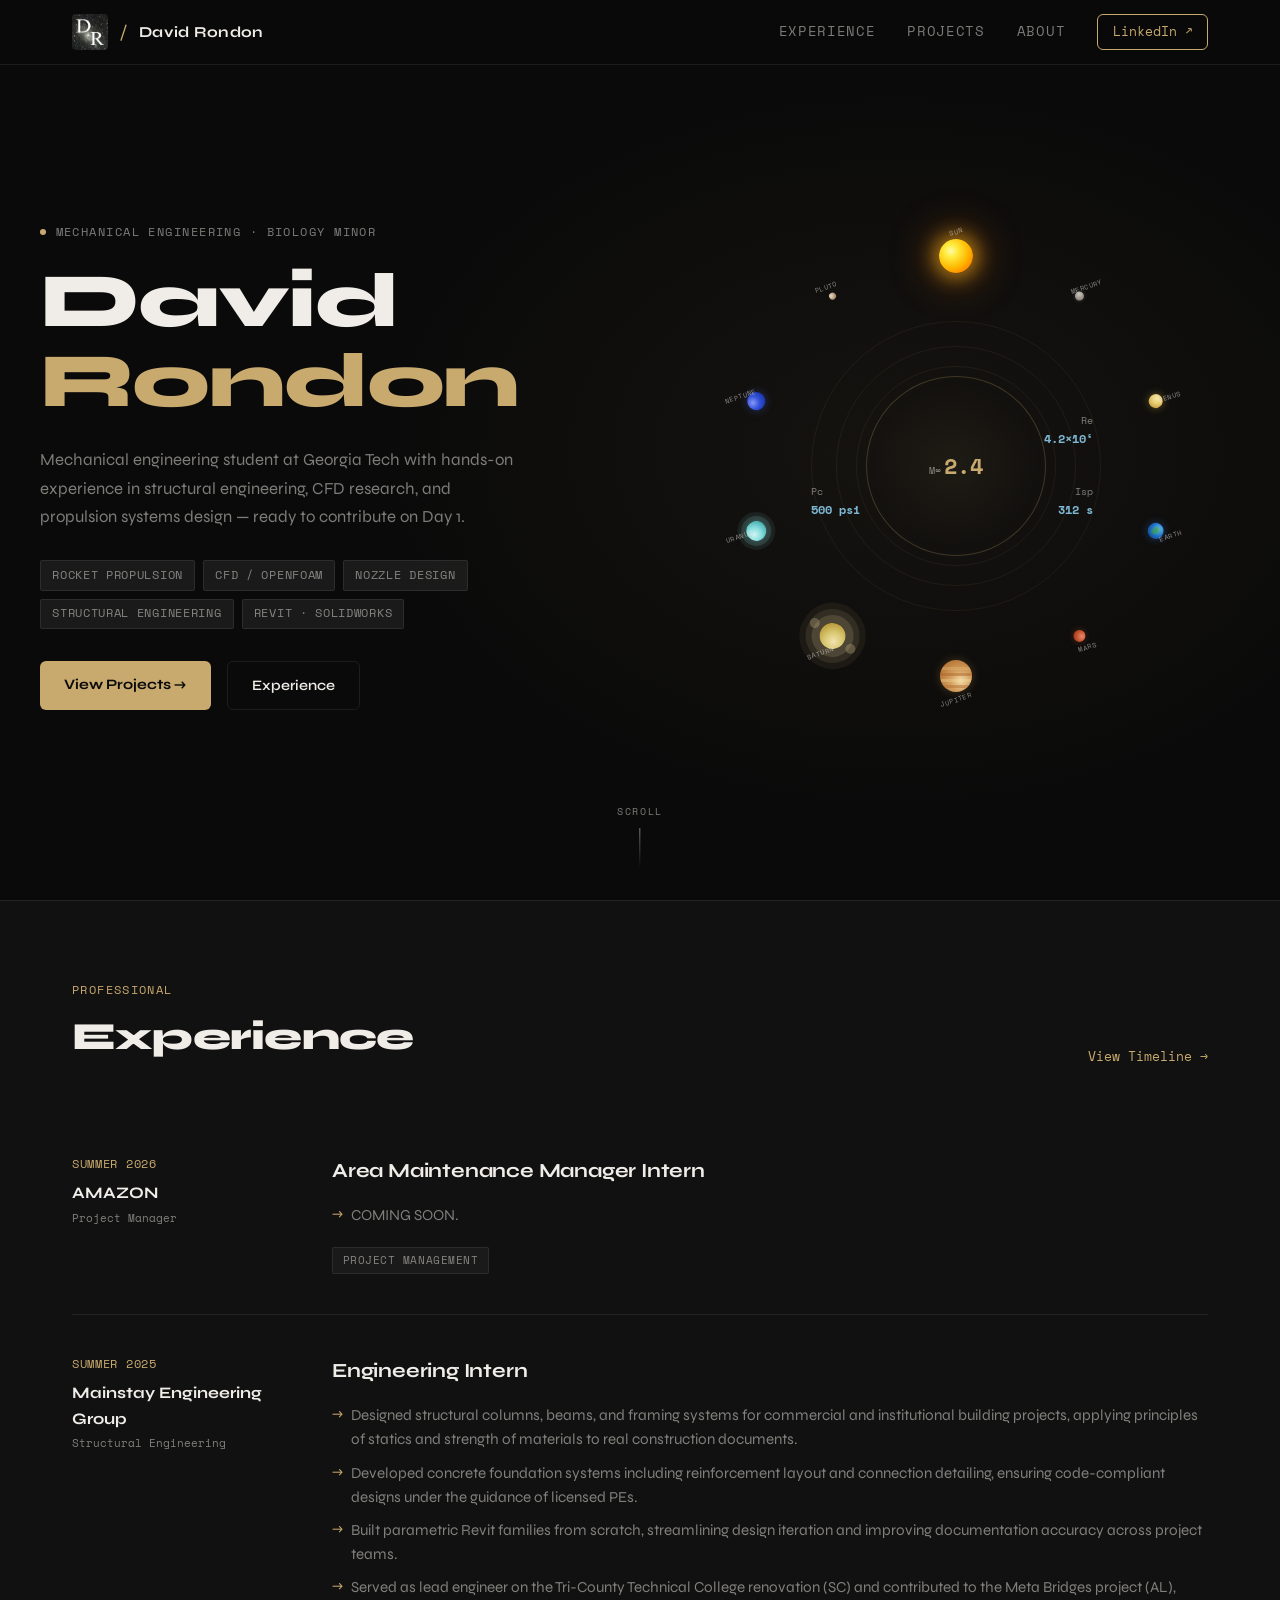
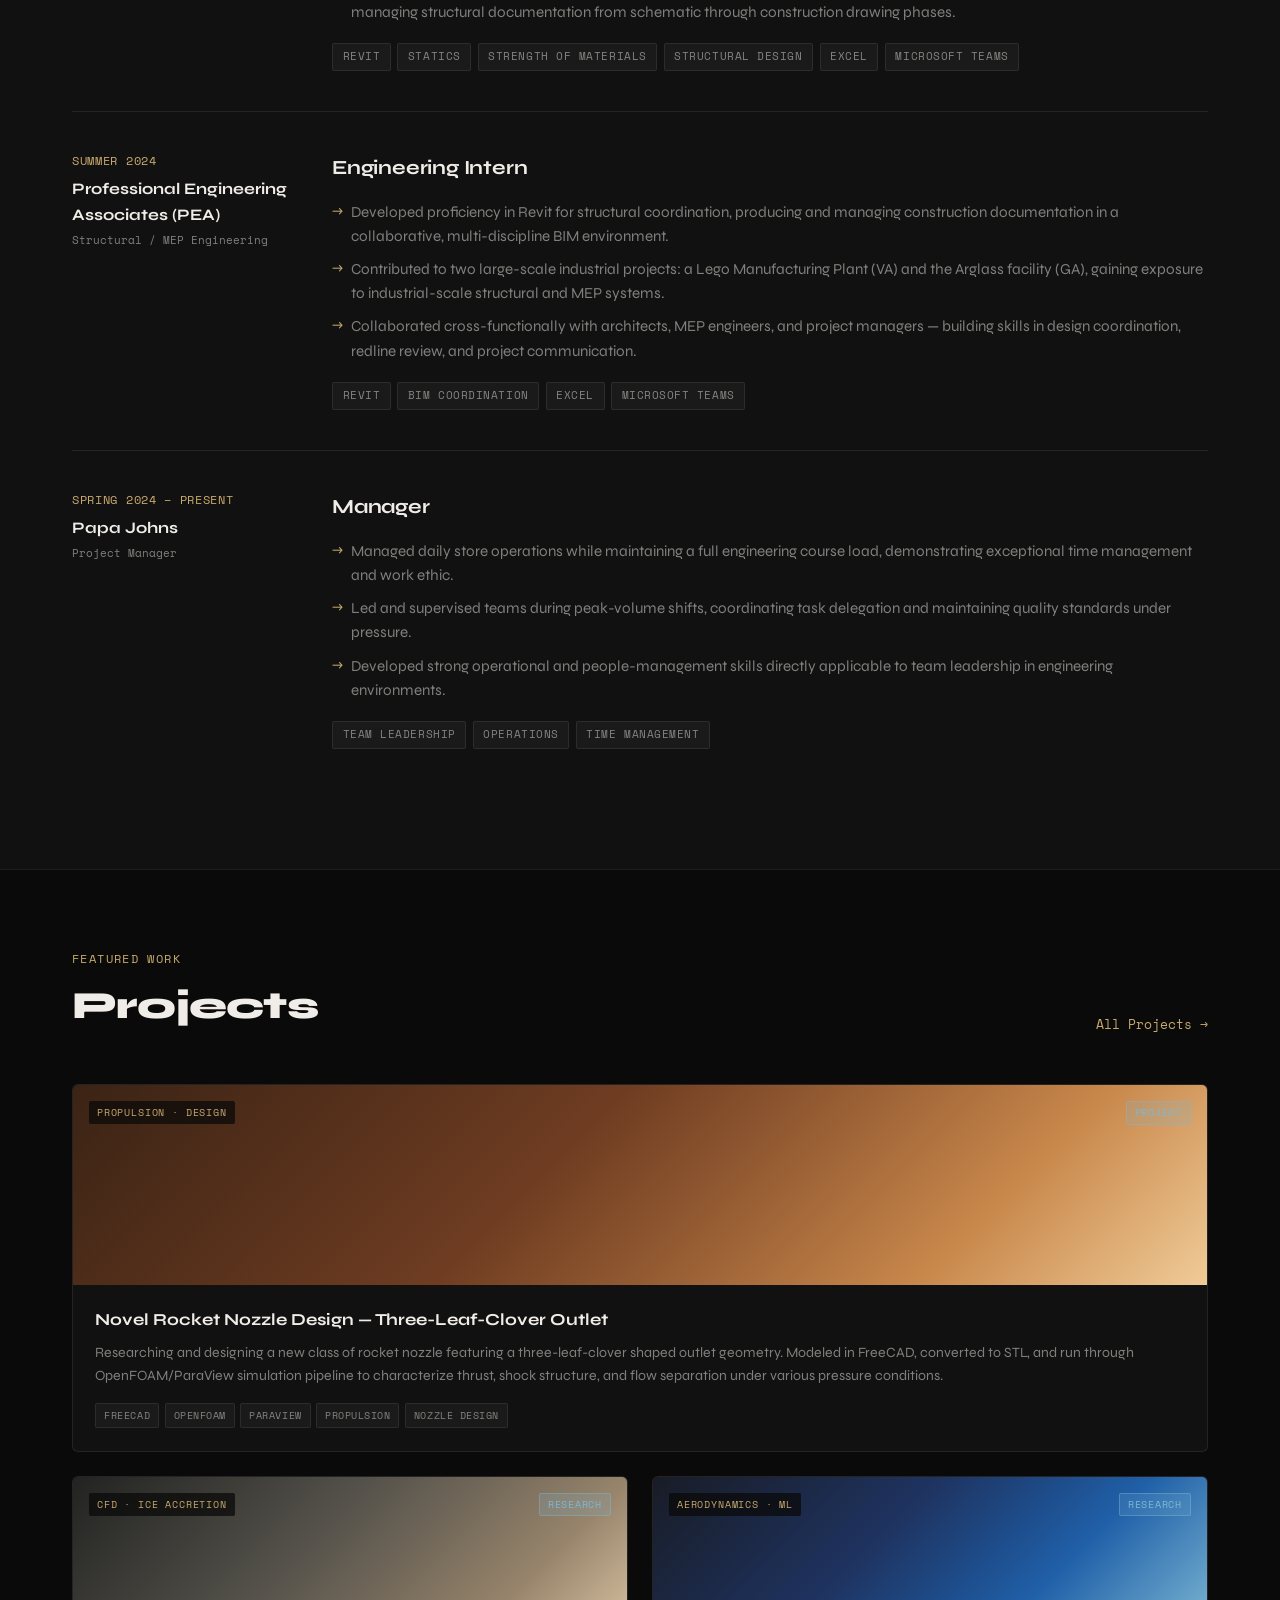
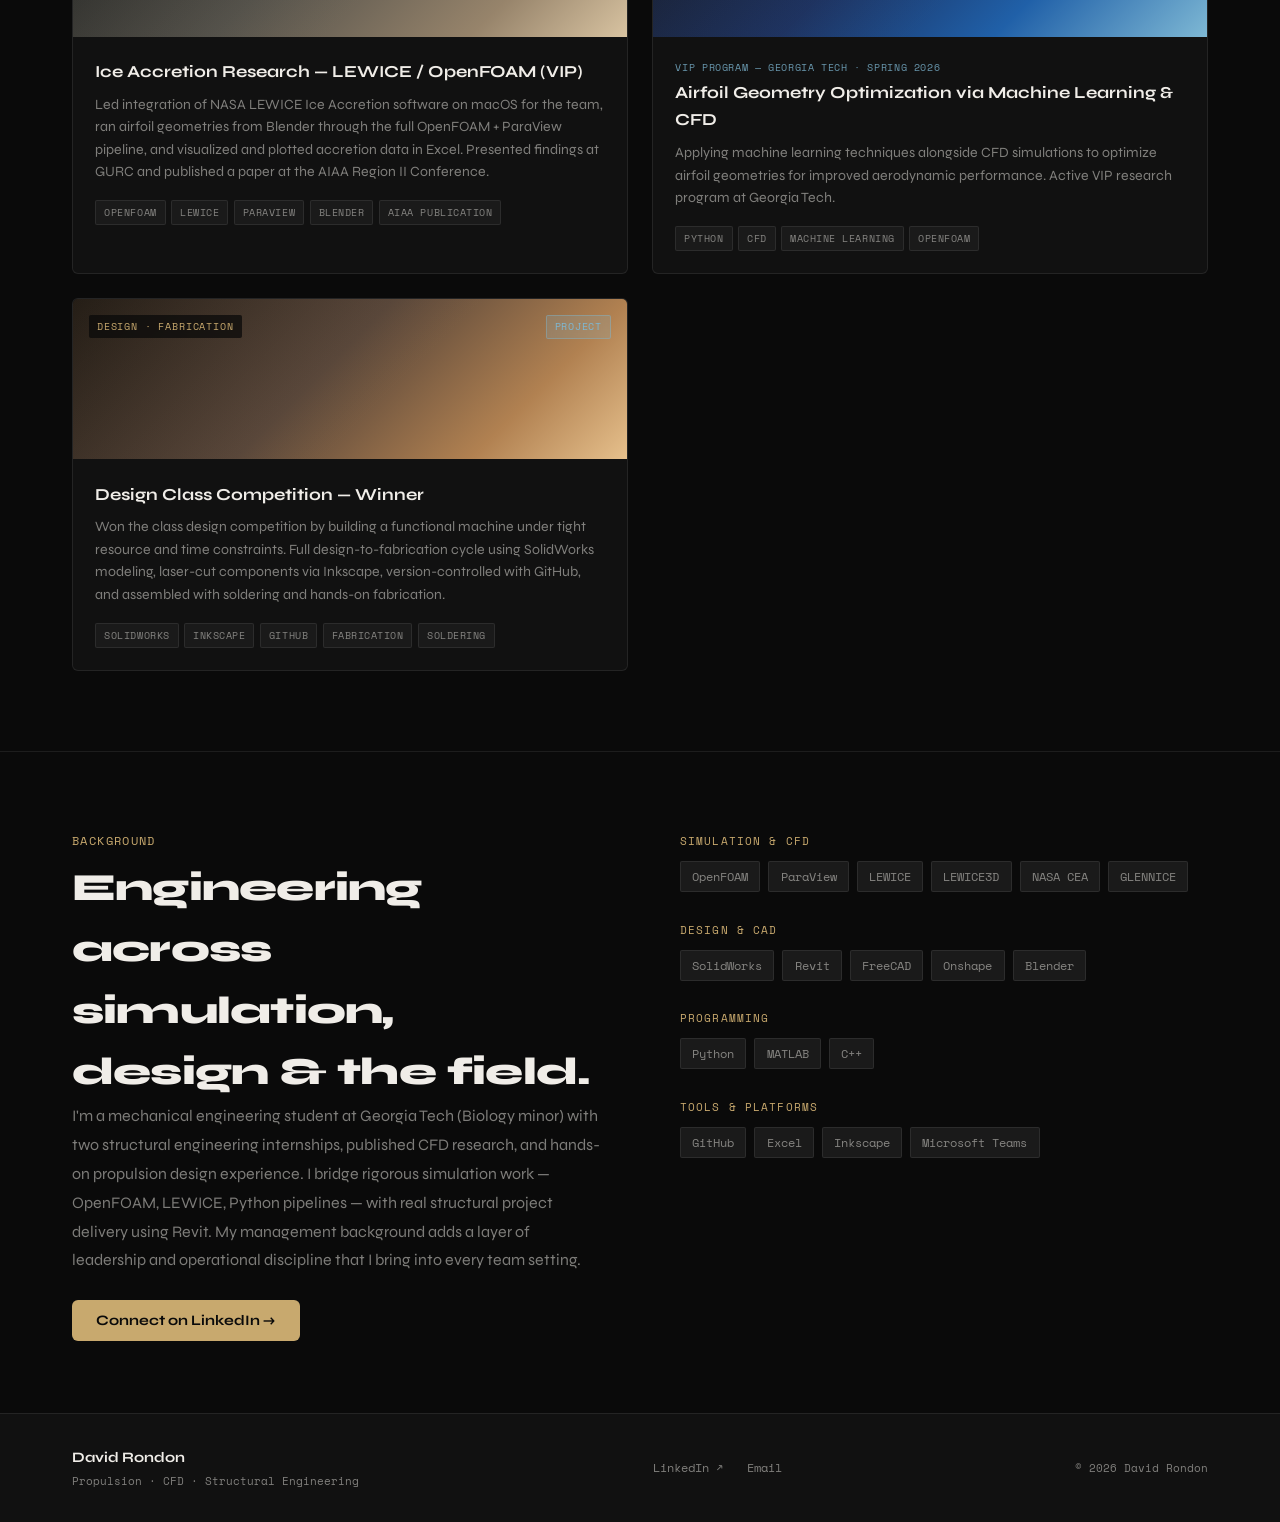
<file: index.html>
<!DOCTYPE html>
<html lang="en">
<head>
  <meta charset="UTF-8" />
  <meta name="viewport" content="width=device-width, initial-scale=1.0" />
  <title>David Rondon | Propulsion · CFD · Aerospace Systems</title>
  <meta name="description" content="Mechanical engineering student focused on propulsion, CFD, and aerospace systems." />
  <meta name="keywords" content="rocket propulsion, CFD, OpenFOAM, aerospace engineering, nozzle design" />
  <meta name="theme-color" content="#0a0a0a" />
  <link rel="preconnect" href="https://fonts.googleapis.com" />
  <link rel="preconnect" href="https://fonts.gstatic.com" crossorigin />
  <link href="https://fonts.googleapis.com/css2?family=Syne:wght@400;500;600;700;800&family=Space+Mono:ital,wght@0,400;0,700;1,400&display=swap" rel="stylesheet" />
<style>
/* ============================================================
   RESET & BASE
   ============================================================ */
*, *::before, *::after { box-sizing: border-box; margin: 0; padding: 0; }
:root {
  --bg: #0a0a0a;
  --surface: #111111;
  --surface2: #1a1a1a;
  --border: rgba(255,255,255,0.08);
  --text: #f0ede8;
  --text-muted: rgba(240,237,232,0.5);
  --accent: #c8a96e;
  --accent2: #7eb8d4;
  --radius: 6px;
  --font-display: 'Syne', sans-serif;
  --font-mono: 'Space Mono', monospace;
}
html { scroll-behavior: smooth; }
body {
  background: var(--bg);
  color: var(--text);
  font-family: var(--font-display);
  line-height: 1.6;
  overflow-x: hidden;
}

/* ============================================================
   NAV
   ============================================================ */
.site-nav {
  position: fixed; top: 0; left: 0; right: 0; z-index: 100;
  background: rgba(10,10,10,0.88);
  backdrop-filter: blur(12px);
  border-bottom: 1px solid var(--border);
}
.nav-inner {
  max-width: 1200px; margin: 0 auto;
  padding: 0 2rem;
  display: flex; align-items: center; justify-content: space-between;
  height: 64px;
}
.nav-logo {
  display: flex; align-items: center; gap: 0.5rem;
  text-decoration: none; color: var(--text);
}
.logo-img {
  width: 36px; height: 36px;
  border-radius: 4px;
  object-fit: cover;
  display: block;
}
.logo-slash { color: var(--accent); font-size: 1.1rem; font-family: var(--font-mono); margin: 0 2px; }
.logo-text { font-family: var(--font-display); font-weight: 700; font-size: 0.95rem; letter-spacing: 0.02em; }
.nav-links {
  display: flex; align-items: center; gap: 2rem;
}
.nav-link {
  color: var(--text-muted); text-decoration: none;
  font-size: 0.85rem; font-family: var(--font-mono);
  letter-spacing: 0.05em; text-transform: uppercase;
  transition: color 0.2s;
}
.nav-link:hover { color: var(--text); }
.nav-cta {
  color: var(--accent); text-decoration: none;
  font-size: 0.8rem; font-family: var(--font-mono);
  border: 1px solid var(--accent);
  padding: 0.4rem 0.9rem; border-radius: var(--radius);
  transition: background 0.2s, color 0.2s;
}
.nav-cta:hover { background: var(--accent); color: #0a0a0a; }

/* ============================================================
   HERO
   ============================================================ */
.hero {
  min-height: 100vh;
  display: flex; align-items: center;
  padding: 6rem 2rem 4rem;
  position: relative;
  overflow: hidden;
}
.hero::before {
  content: '';
  position: absolute; inset: 0;
  background: radial-gradient(ellipse 60% 60% at 70% 50%, rgba(200,169,110,0.06) 0%, transparent 70%);
  pointer-events: none;
}
.hero-inner {
  max-width: 1200px; margin: 0 auto; width: 100%;
  display: grid; grid-template-columns: 1fr 1fr; gap: 4rem; align-items: center;
}
.hero-eyebrow {
  display: flex; align-items: center; gap: 0.6rem;
  font-family: var(--font-mono); font-size: 0.75rem;
  letter-spacing: 0.12em; text-transform: uppercase;
  color: var(--text-muted); margin-bottom: 1.2rem;
}
.eyebrow-dot {
  width: 6px; height: 6px; border-radius: 50%;
  background: var(--accent);
  animation: pulse 2s ease-in-out infinite;
}
@keyframes pulse {
  0%,100% { opacity: 1; transform: scale(1); }
  50% { opacity: 0.5; transform: scale(0.8); }
}
.hero-name {
  font-family: var(--font-display); font-weight: 800;
  font-size: clamp(3rem, 6vw, 5rem);
  line-height: 1.05; letter-spacing: -0.02em;
  margin-bottom: 1.5rem;
}
.name-first { display: block; }
.name-last { display: block; color: var(--accent); }
.hero-desc {
  font-size: 1.05rem; color: var(--text-muted);
  line-height: 1.7; max-width: 480px;
  margin-bottom: 1.8rem;
}
.hero-tags {
  display: flex; flex-wrap: wrap; gap: 0.5rem;
  margin-bottom: 2rem;
}
.htag {
  font-family: var(--font-mono); font-size: 0.72rem;
  letter-spacing: 0.06em; text-transform: uppercase;
  background: var(--surface2); color: var(--text-muted);
  border: 1px solid var(--border);
  padding: 0.3rem 0.7rem; border-radius: 2px;
}
.hero-actions { display: flex; gap: 1rem; flex-wrap: wrap; }
.btn-primary {
  background: var(--accent); color: #0a0a0a;
  text-decoration: none; padding: 0.75rem 1.5rem;
  font-family: var(--font-display); font-weight: 700;
  font-size: 0.9rem; border-radius: var(--radius);
  transition: opacity 0.2s;
}
.btn-primary:hover { opacity: 0.88; }
.btn-ghost {
  color: var(--text); text-decoration: none;
  padding: 0.75rem 1.5rem;
  font-family: var(--font-display); font-weight: 600;
  font-size: 0.9rem; border-radius: var(--radius);
  border: 1px solid var(--border);
  transition: border-color 0.2s;
}
.btn-ghost:hover { border-color: var(--accent); color: var(--accent); }

/* Hero Visual */
.hero-visual { display: flex; justify-content: center; align-items: center; }
.solar-scene {
  position: relative; width: 480px; height: 480px;
  display: flex; align-items: center; justify-content: center;
}
.orbit {
  position: absolute; width: 420px; height: 420px;
  border-radius: 50%;
  top: 50%; left: 50%;
  margin-top: -210px; margin-left: -210px;
  animation: orbit-spin 40s linear infinite;
  transform: rotate(var(--start));
  animation-delay: calc(var(--start) / 360deg * -40s);
  pointer-events: none;
}
@keyframes orbit-spin {
  from { transform: rotate(var(--start)); }
  to   { transform: rotate(calc(var(--start) + 360deg)); }
}
.planet {
  position: absolute; top: 0; left: 50%;
  transform: translate(-50%, -50%);
  border-radius: 50%;
  animation: planet-counter 40s linear infinite;
}
@keyframes planet-counter {
  from { transform: translate(-50%, -50%) rotate(0deg); }
  to   { transform: translate(-50%, -50%) rotate(-360deg); }
}
.planet-sun { width:34px;height:34px; background:radial-gradient(circle at 35% 35%,#fff8b0 0%,#ffec40 20%,#ffb800 55%,#ff7800 85%,#e04800 100%); box-shadow:0 0 18px 6px rgba(255,180,30,.55),0 0 40px 12px rgba(255,120,0,.25); }
.planet-mercury { width:9px;height:9px; background:radial-gradient(circle at 35% 35%,#cac6bf 0%,#9e9790 50%,#6a6158 100%); box-shadow:0 0 4px rgba(180,170,160,.3); }
.planet-venus { width:14px;height:14px; background:radial-gradient(circle at 35% 35%,#f6e8b0 0%,#e9ce75 40%,#c8a040 80%,#a07828 100%); box-shadow:0 0 8px rgba(230,190,80,.4); }
.planet-earth { width:16px;height:16px; background:radial-gradient(circle at 35% 35%,#6ac4f8 0%,#2070cc 45%,#0a3870 100%); box-shadow:0 0 8px rgba(60,140,255,.35); overflow:hidden; }
.planet-earth::after { content:''; position:absolute; inset:2px 3px; border-radius:50%; background:radial-gradient(circle at 40% 45%,rgba(60,158,72,.85) 0%,transparent 60%),radial-gradient(circle at 65% 65%,rgba(60,158,72,.7) 0%,transparent 40%); }
.planet-mars { width:12px;height:12px; background:radial-gradient(circle at 35% 35%,#e88870 0%,#c85530 45%,#7a2810 100%); box-shadow:0 0 6px rgba(200,85,48,.35); }
.planet-jupiter { width:32px;height:32px; background:radial-gradient(circle at 35% 35%,#f2dca8 0%,#d4a060 35%,#b87838 75%,#8a5020 100%); box-shadow:0 0 10px rgba(200,140,60,.3); overflow:hidden; }
.planet-jupiter::after { content:''; position:absolute; inset:0; border-radius:50%; background:linear-gradient(transparent 12%,rgba(175,105,45,.45) 12%,rgba(175,105,45,.45) 22%,transparent 22%),linear-gradient(transparent 30%,rgba(245,215,155,.35) 30%,rgba(245,215,155,.35) 42%,transparent 42%),linear-gradient(transparent 50%,rgba(168,95,38,.45) 50%,rgba(168,95,38,.45) 60%,transparent 60%),linear-gradient(transparent 68%,rgba(228,185,115,.35) 68%,rgba(228,185,115,.35) 78%,transparent 78%); }
.planet-saturn { width:26px;height:26px; background:radial-gradient(circle at 35% 35%,#f2e2b0 0%,#d8c872 38%,#b89838 78%,#8a7222 100%); box-shadow:-22px 0 0 -8px rgba(210,190,140,.3),22px 0 0 -8px rgba(210,190,140,.3),0 0 0 8px rgba(205,185,138,.18),0 0 0 14px rgba(195,175,130,.12),0 0 0 20px rgba(185,165,120,.08); }
.planet-uranus { width:20px;height:20px; background:radial-gradient(circle at 35% 35%,#d0f4f4 0%,#85dcdc 40%,#42aaaa 80%,#207878 100%); box-shadow:0 0 10px rgba(100,220,220,.3),0 0 0 5px rgba(160,235,235,.12),0 0 0 9px rgba(160,235,235,.07); }
.planet-neptune { width:18px;height:18px; background:radial-gradient(circle at 35% 35%,#8898f8 0%,#3252d8 40%,#1832a8 80%,#0a1870 100%); box-shadow:0 0 10px rgba(80,110,255,.35); }
.planet-pluto { width:7px;height:7px; background:radial-gradient(circle at 35% 35%,#ecdcc8 0%,#baa080 50%,#806848 100%); }
.planet-label {
  position:absolute; top:0; left:50%;
  font-family:var(--font-mono); font-size:0.42rem;
  letter-spacing:0.1em; text-transform:uppercase;
  color:rgba(240,237,232,.55); white-space:nowrap;
  pointer-events:none; transform-origin:center center;
}
.solar-scene .visual-frame { position:absolute; z-index:10; }
.visual-frame {
  width: 180px; height: 180px;
  border: 1px solid rgba(200,169,110,0.25);
  border-radius: 50%;
  display: flex; flex-direction: column;
  align-items: center; justify-content: center;
  gap: 0.3rem;
  background: radial-gradient(circle, rgba(200,169,110,0.06) 0%, transparent 70%);
}
.visual-ring {
  position: absolute; border-radius: 50%;
  border: 1px solid rgba(200,169,110,0.08);
  top: 50%; left: 50%; transform: translate(-50%,-50%);
}
.ring-1 { width: 200px; height: 200px; }
.ring-2 { width: 240px; height: 240px; }
.ring-3 { width: 290px; height: 290px; }
.vc-label { font-family:var(--font-mono); font-size:0.6rem; color:var(--text-muted); }
.vc-val { font-family:var(--font-mono); font-size:1.4rem; font-weight:700; color:var(--accent); }
.visual-stat {
  position: absolute;
  font-family: var(--font-mono); font-size: 0.6rem;
  display: flex; flex-direction: column; gap: 1px;
}
.visual-stat span { color: var(--text-muted); }
.visual-stat strong { color: var(--accent2); font-size: 0.75rem; }
.vs-1 { top: 20%; right: -3rem; text-align: right; }
.vs-2 { bottom: 20%; right: -3rem; text-align: right; }
.vs-3 { bottom: 20%; left: -3.5rem; }
.hero-scroll-hint {
  position: absolute; bottom: 2rem; left: 50%; transform: translateX(-50%);
  display: flex; flex-direction: column; align-items: center; gap: 0.5rem;
  font-family: var(--font-mono); font-size: 0.65rem;
  letter-spacing: 0.15em; text-transform: uppercase;
  color: var(--text-muted);
}
.scroll-line {
  width: 1px; height: 40px;
  background: linear-gradient(to bottom, var(--text-muted), transparent);
  animation: scrollAnim 1.8s ease-in-out infinite;
}
@keyframes scrollAnim {
  0% { transform: scaleY(0); transform-origin: top; }
  50% { transform: scaleY(1); transform-origin: top; }
  51% { transform-origin: bottom; }
  100% { transform: scaleY(0); transform-origin: bottom; }
}

/* ============================================================
   SECTIONS COMMON
   ============================================================ */
.section-inner {
  max-width: 1200px; margin: 0 auto; padding: 5rem 2rem;
}
.section-header {
  display: flex; align-items: flex-end; justify-content: space-between;
  margin-bottom: 3rem;
}
.section-label {
  font-family: var(--font-mono); font-size: 0.72rem;
  letter-spacing: 0.12em; text-transform: uppercase;
  color: var(--accent); margin-bottom: 0.4rem;
}
.section-title {
  font-family: var(--font-display); font-weight: 800;
  font-size: clamp(1.8rem, 3vw, 2.6rem);
  letter-spacing: -0.02em;
}
.section-link {
  color: var(--accent); text-decoration: none;
  font-family: var(--font-mono); font-size: 0.8rem;
  transition: opacity 0.2s;
}
.section-link:hover { opacity: 0.7; }

/* ============================================================
   EXPERIENCE SECTION
   ============================================================ */
.section-experience {
  border-top: 1px solid var(--border);
  background: var(--surface);
}
.experience-list {
  display: flex; flex-direction: column; gap: 0;
}
.exp-item {
  display: grid; grid-template-columns: 220px 1fr;
  gap: 2.5rem; padding: 2.5rem 0;
  border-bottom: 1px solid var(--border);
  position: relative;
}
.exp-item:last-child { border-bottom: none; }
.exp-meta {}
.exp-period {
  font-family: var(--font-mono); font-size: 0.72rem;
  letter-spacing: 0.06em; color: var(--accent);
  margin-bottom: 0.4rem; text-transform: uppercase;
}
.exp-company {
  font-family: var(--font-display); font-weight: 700;
  font-size: 1rem; margin-bottom: 0.2rem;
}
.exp-location {
  font-family: var(--font-mono); font-size: 0.7rem;
  color: var(--text-muted);
}
.exp-body {}
.exp-role {
  font-family: var(--font-display); font-weight: 700;
  font-size: 1.25rem; margin-bottom: 1rem;
  letter-spacing: -0.01em;
}
.exp-bullets {
  list-style: none; display: flex; flex-direction: column; gap: 0.55rem;
  margin-bottom: 1.2rem;
}
.exp-bullets li {
  padding-left: 1.2rem;
  position: relative;
  color: var(--text-muted);
  font-size: 0.95rem;
  line-height: 1.6;
}
.exp-bullets li::before {
  content: '→';
  position: absolute; left: 0;
  color: var(--accent); font-size: 0.85rem;
}
.exp-skills {
  display: flex; flex-wrap: wrap; gap: 0.4rem;
}
.exp-skill {
  font-family: var(--font-mono); font-size: 0.68rem;
  letter-spacing: 0.05em; text-transform: uppercase;
  background: var(--surface2); color: var(--text-muted);
  border: 1px solid var(--border);
  padding: 0.25rem 0.6rem; border-radius: 2px;
}

/* ============================================================
   PROJECTS
   ============================================================ */
.section-projects { border-top: 1px solid var(--border); }
.project-grid {
  display: grid; grid-template-columns: repeat(2, 1fr); gap: 1.5rem;
}
.project-card {
  background: var(--surface);
  border: 1px solid var(--border);
  border-radius: var(--radius);
  overflow: hidden;
  transition: border-color 0.2s, transform 0.2s;
}
.project-card:hover { border-color: rgba(200,169,110,0.35); transform: translateY(-2px); }
.project-card--featured { grid-column: span 2; }
.card-link { text-decoration: none; color: var(--text); display: block; }
.card-thumb {
  height: 160px; background: var(--surface2);
  position: relative; overflow: hidden;
}
.project-card--featured .card-thumb { height: 200px; }
.thumb-fill {
  position: absolute; inset: 0;
  background: var(--thumb-color, var(--surface2));
}
.thumb-overlay {
  position: absolute; inset: 0;
  background: linear-gradient(135deg, rgba(200,169,110,0.08) 0%, transparent 60%);
}
.card-category {
  position: absolute; top: 1rem; left: 1rem;
  font-family: var(--font-mono); font-size: 0.65rem;
  letter-spacing: 0.08em; text-transform: uppercase;
  background: rgba(10,10,10,0.75); color: var(--accent);
  padding: 0.2rem 0.5rem; border-radius: 2px;
  backdrop-filter: blur(4px);
}
.card-body { padding: 1.4rem; }
.card-title { font-weight: 700; font-size: 1.05rem; margin-bottom: 0.5rem; }
.card-desc { font-size: 0.88rem; color: var(--text-muted); line-height: 1.6; margin-bottom: 1rem; }
.card-tags { display: flex; flex-wrap: wrap; gap: 0.35rem; }
.ctag {
  font-family: var(--font-mono); font-size: 0.65rem;
  letter-spacing: 0.05em; text-transform: uppercase;
  background: var(--surface2); color: var(--text-muted);
  border: 1px solid var(--border);
  padding: 0.2rem 0.5rem; border-radius: 2px;
}

/* Research badge on project cards */
.card-research-badge {
  position: absolute; top: 1rem; right: 1rem;
  font-family: var(--font-mono); font-size: 0.6rem;
  letter-spacing: 0.08em; text-transform: uppercase;
  background: rgba(126,184,212,0.18); color: var(--accent2);
  border: 1px solid rgba(126,184,212,0.4);
  padding: 0.2rem 0.5rem; border-radius: 2px;
  backdrop-filter: blur(4px);
}
.card-venue {
  font-family: var(--font-mono); font-size: 0.65rem;
  letter-spacing: 0.06em; text-transform: uppercase;
  color: var(--accent2); margin-bottom: 0.3rem;
  opacity: 0.8;
}

/* ============================================================
   RESEARCH
   ============================================================ */
.section-research { border-top: 1px solid var(--border); background: var(--surface); }
.research-list { display: flex; flex-direction: column; }
.research-item { border-bottom: 1px solid var(--border); }
.research-item:last-child { border-bottom: none; }
.research-item a {
  display: grid; grid-template-columns: 3rem 1fr auto;
  gap: 1.5rem; align-items: center;
  padding: 1.5rem 0;
  text-decoration: none; color: var(--text);
  transition: color 0.2s;
}
.research-item a:hover { color: var(--accent); }
.ri-num {
  font-family: var(--font-mono); font-size: 0.65rem;
  color: var(--text-muted); text-align: right;
}
.ri-title { font-weight: 700; font-size: 1rem; margin-bottom: 0.3rem; }
.ri-meta {
  display: flex; gap: 1rem;
  font-family: var(--font-mono); font-size: 0.7rem;
  color: var(--text-muted);
}
.ri-arrow { color: var(--accent); font-size: 1.1rem; }

/* ============================================================
   ABOUT SKILLS
   ============================================================ */
.section-about { border-top: 1px solid var(--border); }
.about-inner {
  display: grid; grid-template-columns: 1fr 1fr;
  gap: 5rem; align-items: start;
}
.about-body {
  color: var(--text-muted); line-height: 1.8; margin-bottom: 2rem;
  font-size: 1rem;
}
.skill-group { margin-bottom: 1.8rem; }
.sg-label {
  font-family: var(--font-mono); font-size: 0.7rem;
  letter-spacing: 0.1em; text-transform: uppercase;
  color: var(--accent); margin-bottom: 0.7rem;
}
.sg-items {
  display: flex; flex-wrap: wrap; gap: 0.5rem;
}
.sg-items span {
  font-family: var(--font-mono); font-size: 0.75rem;
  background: var(--surface2); border: 1px solid var(--border);
  padding: 0.3rem 0.7rem; border-radius: 2px;
  color: var(--text-muted);
}

/* ============================================================
   FOOTER
   ============================================================ */
.site-footer {
  border-top: 1px solid var(--border);
  background: var(--surface);
}
.footer-inner {
  max-width: 1200px; margin: 0 auto;
  padding: 2rem;
  display: flex; align-items: center; justify-content: space-between;
  flex-wrap: wrap; gap: 1rem;
}
.footer-left { display: flex; flex-direction: column; gap: 0.2rem; }
.footer-name { font-weight: 700; font-size: 0.9rem; }
.footer-role { font-family: var(--font-mono); font-size: 0.7rem; color: var(--text-muted); }
.footer-links { display: flex; gap: 1.5rem; }
.footer-links a {
  color: var(--text-muted); text-decoration: none;
  font-family: var(--font-mono); font-size: 0.75rem;
  transition: color 0.2s;
}
.footer-links a:hover { color: var(--accent); }
.footer-copy { font-family: var(--font-mono); font-size: 0.7rem; color: var(--text-muted); }

/* ============================================================
   RESPONSIVE
   ============================================================ */
@media (max-width: 900px) {
  .hero-inner { grid-template-columns: 1fr; }
  .hero-visual { display: none; }
  .project-grid { grid-template-columns: 1fr; }
  .project-card--featured { grid-column: span 1; }
  .about-inner { grid-template-columns: 1fr; gap: 3rem; }
  .exp-item { grid-template-columns: 1fr; gap: 0.5rem; }
  .solar-scene { width: 380px; height: 380px; }
  .orbit { width: 340px; height: 340px; margin-top: -170px; margin-left: -170px; }
}
@media (max-width: 640px) {
  .nav-links { display: none; }
  .solar-scene { width: 300px; height: 300px; }
  .orbit { width: 270px; height: 270px; margin-top: -135px; margin-left: -135px; }
}
</style>
</head>
<body>

<header class="site-nav">
  <div class="nav-inner">
    <a href="/" class="nav-logo">
      <img src="[data-uri]" class="logo-img" alt="DR logo" />
      <span class="logo-slash">/</span>
      <span class="logo-text">David Rondon</span>
    </a>
    <nav class="nav-links">
      <a href="/experience/" class="nav-link">Experience</a>
      <a href="/projects/" class="nav-link">Projects</a>
      <a href="/about/" class="nav-link">About</a>
      <a href="https://www.linkedin.com/in/david-rondon-08573b288" class="nav-cta" target="_blank" rel="noopener">LinkedIn ↗</a>
    </nav>
  </div>
</header>

<main>

<section class="hero">
  <div class="hero-inner">
    <div class="hero-content">
      <p class="hero-eyebrow">
        <span class="eyebrow-dot"></span>
        Mechanical Engineering · Biology Minor
      </p>
      <h1 class="hero-name">
        <span class="name-first">David</span>
        <span class="name-last">Rondon</span>
      </h1>
      <p class="hero-desc">Mechanical engineering student at Georgia Tech with hands-on experience in structural engineering, CFD research, and propulsion systems design — ready to contribute on Day 1.</p>
      <div class="hero-tags">
        <span class="htag">Rocket Propulsion</span>
        <span class="htag">CFD / OpenFOAM</span>
        <span class="htag">Nozzle Design</span>
        <span class="htag">Structural Engineering</span>
        <span class="htag">Revit · SolidWorks</span>
      </div>
      <div class="hero-actions">
        <a href="#projects" class="btn-primary">View Projects →</a>
        <a href="#experience" class="btn-ghost">Experience</a>
      </div>
    </div>
    <div class="hero-visual">
      <div class="solar-scene">
        <div class="orbit" style="--start:0deg"><div class="planet planet-sun"></div><div class="planet-label">Sun</div></div>
        <div class="orbit" style="--start:36deg"><div class="planet planet-mercury"></div><div class="planet-label">Mercury</div></div>
        <div class="orbit" style="--start:72deg"><div class="planet planet-venus"></div><div class="planet-label">Venus</div></div>
        <div class="orbit" style="--start:108deg"><div class="planet planet-earth"></div><div class="planet-label">Earth</div></div>
        <div class="orbit" style="--start:144deg"><div class="planet planet-mars"></div><div class="planet-label">Mars</div></div>
        <div class="orbit" style="--start:180deg"><div class="planet planet-jupiter"></div><div class="planet-label">Jupiter</div></div>
        <div class="orbit" style="--start:216deg"><div class="planet planet-saturn"></div><div class="planet-label">Saturn</div></div>
        <div class="orbit" style="--start:252deg"><div class="planet planet-uranus"></div><div class="planet-label">Uranus</div></div>
        <div class="orbit" style="--start:288deg"><div class="planet planet-neptune"></div><div class="planet-label">Neptune</div></div>
        <div class="orbit" style="--start:324deg"><div class="planet planet-pluto"></div><div class="planet-label">Pluto</div></div>
        <div class="visual-frame">
          <div class="visual-ring ring-1"></div>
          <div class="visual-ring ring-2"></div>
          <div class="visual-ring ring-3"></div>
          <div class="visual-center">
            <span class="vc-label">M∞</span>
            <span class="vc-val">2.4</span>
          </div>
          <div class="visual-stat vs-1"><span>Re</span><strong>4.2×10⁶</strong></div>
          <div class="visual-stat vs-2"><span>Isp</span><strong>312 s</strong></div>
          <div class="visual-stat vs-3"><span>Pc</span><strong>500 psi</strong></div>
        </div>
      </div>
    </div>
  </div>
  <div class="hero-scroll-hint">
    <span>Scroll</span>
    <div class="scroll-line"></div>
  </div>
</section>

<!-- ============================================================
     EXPERIENCE SECTION
     ============================================================ -->
<section class="section-experience" id="experience">
  <div class="section-inner">
    <div class="section-header">
      <div>
        <p class="section-label">Professional</p>
        <h2 class="section-title">Experience</h2>
      </div>
      <a href="/experience/" class="section-link">View Timeline →</a>
    </div>
    <div class="experience-list">

      <div class="exp-item">
        <div class="exp-meta">
          <p class="exp-period">Summer 2026</p>
          <p class="exp-company">AMAZON</p>
          <p class="exp-location">Project Manager</p>
        </div>
        <div class="exp-body">
          <h3 class="exp-role">Area Maintenance Manager Intern</h3>
          <ul class="exp-bullets">
            <li>COMING SOON.</li>
          </ul>
          <div class="exp-skills">
            <span class="exp-skill">Project Management</span>
          </div>
        </div>
      </div>

      <div class="exp-item">
        <div class="exp-meta">
          <p class="exp-period">Summer 2025</p>
          <p class="exp-company">Mainstay Engineering Group</p>
          <p class="exp-location">Structural Engineering</p>
        </div>
        <div class="exp-body">
          <h3 class="exp-role">Engineering Intern</h3>
          <ul class="exp-bullets">
            <li>Designed structural columns, beams, and framing systems for commercial and institutional building projects, applying principles of statics and strength of materials to real construction documents.</li>
            <li>Developed concrete foundation systems including reinforcement layout and connection detailing, ensuring code-compliant designs under the guidance of licensed PEs.</li>
            <li>Built parametric Revit families from scratch, streamlining design iteration and improving documentation accuracy across project teams.</li>
            <li>Served as lead engineer on the Tri-County Technical College renovation (SC) and contributed to the Meta Bridges project (AL), managing structural documentation from schematic through construction drawing phases.</li>
          </ul>
          <div class="exp-skills">
            <span class="exp-skill">Revit</span>
            <span class="exp-skill">Statics</span>
            <span class="exp-skill">Strength of Materials</span>
            <span class="exp-skill">Structural Design</span>
            <span class="exp-skill">Excel</span>
            <span class="exp-skill">Microsoft Teams</span>
          </div>
        </div>
      </div>

      <div class="exp-item">
        <div class="exp-meta">
          <p class="exp-period">Summer 2024</p>
          <p class="exp-company">Professional Engineering Associates (PEA)</p>
          <p class="exp-location">Structural / MEP Engineering</p>
        </div>
        <div class="exp-body">
          <h3 class="exp-role">Engineering Intern</h3>
          <ul class="exp-bullets">
            <li>Developed proficiency in Revit for structural coordination, producing and managing construction documentation in a collaborative, multi-discipline BIM environment.</li>
            <li>Contributed to two large-scale industrial projects: a Lego Manufacturing Plant (VA) and the Arglass facility (GA), gaining exposure to industrial-scale structural and MEP systems.</li>
            <li>Collaborated cross-functionally with architects, MEP engineers, and project managers — building skills in design coordination, redline review, and project communication.</li>
          </ul>
          <div class="exp-skills">
            <span class="exp-skill">Revit</span>
            <span class="exp-skill">BIM Coordination</span>
            <span class="exp-skill">Excel</span>
            <span class="exp-skill">Microsoft Teams</span>
          </div>
        </div>
      </div>

      <div class="exp-item">
        <div class="exp-meta">
          <p class="exp-period">Spring 2024 – Present</p>
          <p class="exp-company">Papa Johns</p>
          <p class="exp-location">Project Manager</p>
        </div>
        <div class="exp-body">
          <h3 class="exp-role">Manager</h3>
          <ul class="exp-bullets">
            <li>Managed daily store operations while maintaining a full engineering course load, demonstrating exceptional time management and work ethic.</li>
            <li>Led and supervised teams during peak-volume shifts, coordinating task delegation and maintaining quality standards under pressure.</li>
            <li>Developed strong operational and people-management skills directly applicable to team leadership in engineering environments.</li>
          </ul>
          <div class="exp-skills">
            <span class="exp-skill">Team Leadership</span>
            <span class="exp-skill">Operations</span>
            <span class="exp-skill">Time Management</span>
          </div>
        </div>
      </div>

    </div>
  </div>
</section>

<!-- ============================================================
     PROJECTS
     ============================================================ -->
<section class="section-projects" id="projects">
  <div class="section-inner">
    <div class="section-header">
      <div>
        <p class="section-label">Featured Work</p>
        <h2 class="section-title">Projects</h2>
      </div>
      <a href="/projects/" class="section-link">All Projects →</a>
    </div>
    <div class="project-grid">

      <article class="project-card project-card--featured">
        <a href="/projects/novel-rocket-nozzle-design/" class="card-link">
          <div class="card-thumb">
            <div class="thumb-fill" style="--thumb-color: linear-gradient(135deg, #2f180d, #6d3a20 42%, #c8874b 78%, #f0cb97);"></div>
            <div class="thumb-overlay"></div>
            <span class="card-category">Propulsion · Design</span>
            <span class="card-research-badge">Project</span>
          </div>
          <div class="card-body">
            <h3 class="card-title">Novel Rocket Nozzle Design — Three-Leaf-Clover Outlet</h3>
            <p class="card-desc">Researching and designing a new class of rocket nozzle featuring a three-leaf-clover shaped outlet geometry. Modeled in FreeCAD, converted to STL, and run through OpenFOAM/ParaView simulation pipeline to characterize thrust, shock structure, and flow separation under various pressure conditions.</p>
            <div class="card-tags">
              <span class="ctag">FreeCAD</span><span class="ctag">OpenFOAM</span><span class="ctag">ParaView</span><span class="ctag">Propulsion</span><span class="ctag">Nozzle Design</span>
            </div>
          </div>
        </a>
      </article>
 
      <article class="project-card">
        <a href="/projects/ice-accretion-research/" class="card-link">
          <div class="card-thumb">
            <div class="thumb-fill" style="--thumb-color: linear-gradient(135deg, #14181b, #52504a 42%, #97846b 78%, #d8c3a1);"></div>
            <div class="thumb-overlay"></div>
            <span class="card-category">CFD · Ice Accretion</span>
            <span class="card-research-badge">Research</span>
          </div>
          <div class="card-body">
            <h3 class="card-title">Ice Accretion Research — LEWICE / OpenFOAM (VIP)</h3>
            <p class="card-desc">Led integration of NASA LEWICE Ice Accretion software on macOS for the team, ran airfoil geometries from Blender through the full OpenFOAM + ParaView pipeline, and visualized and plotted accretion data in Excel. Presented findings at GURC and published a paper at the AIAA Region II Conference.</p>
            <div class="card-tags">
              <span class="ctag">OpenFOAM</span><span class="ctag">LEWICE</span><span class="ctag">ParaView</span><span class="ctag">Blender</span><span class="ctag">AIAA Publication</span>
            </div>
          </div>
        </a>
      </article>

      <article class="project-card">
        <a href="/projects/airfoil-geometry-optimization/" class="card-link">
          <div class="card-thumb">
            <div class="thumb-fill" style="--thumb-color: linear-gradient(135deg, #0a1020, #1a3060 40%, #2060a8 70%, #7eb8d4);"></div>
            <div class="thumb-overlay"></div>
            <span class="card-category">Aerodynamics · ML</span>
            <span class="card-research-badge">Research</span>
          </div>
          <div class="card-body">
            <p class="card-venue">VIP Program — Georgia Tech · Spring 2026</p>
            <h3 class="card-title">Airfoil Geometry Optimization via Machine Learning & CFD</h3>
            <p class="card-desc">Applying machine learning techniques alongside CFD simulations to optimize airfoil geometries for improved aerodynamic performance. Active VIP research program at Georgia Tech.</p>
            <div class="card-tags">
              <span class="ctag">Python</span><span class="ctag">CFD</span><span class="ctag">Machine Learning</span><span class="ctag">OpenFOAM</span>
            </div>
          </div>
        </a>
      </article>

      <article class="project-card">
        <a href="/projects/design-class-competition-winner/" class="card-link">
          <div class="card-thumb">
            <div class="thumb-fill" style="--thumb-color: linear-gradient(135deg, #17120f, #574539 45%, #b18151 78%, #e6c08c);"></div>
            <div class="thumb-overlay"></div>
            <span class="card-category">Design · Fabrication</span>
            <span class="card-research-badge">Project</span>
          </div>
          <div class="card-body">
            <h3 class="card-title">Design Class Competition — Winner</h3>
            <p class="card-desc">Won the class design competition by building a functional machine under tight resource and time constraints. Full design-to-fabrication cycle using SolidWorks modeling, laser-cut components via Inkscape, version-controlled with GitHub, and assembled with soldering and hands-on fabrication.</p>
            <div class="card-tags">
              <span class="ctag">SolidWorks</span><span class="ctag">Inkscape</span><span class="ctag">GitHub</span><span class="ctag">Fabrication</span><span class="ctag">Soldering</span>
            </div>
          </div>
        </a>
      </article>

    </div>
  </div>
</section>

<!-- ============================================================
     ABOUT / SKILLS
     ============================================================ -->
<section class="section-about" id="about">
  <div class="section-inner">
    <div class="about-inner">
      <div class="about-text">
        <p class="section-label">Background</p>
        <h2 class="section-title">Engineering across<br>simulation, design &amp; the field.</h2>
        <p class="about-body">I'm a mechanical engineering student at Georgia Tech (Biology minor) with two structural engineering internships, published CFD research, and hands-on propulsion design experience. I bridge rigorous simulation work — OpenFOAM, LEWICE, Python pipelines — with real structural project delivery using Revit. My management background adds a layer of leadership and operational discipline that I bring into every team setting.</p>
        <a href="https://www.linkedin.com/in/david-rondon-08573b288" class="btn-primary" target="_blank" rel="noopener">Connect on LinkedIn →</a>
      </div>
      <div class="about-skills">
        <div class="skill-group">
          <p class="sg-label">Simulation &amp; CFD</p>
          <div class="sg-items">
            <span>OpenFOAM</span><span>ParaView</span><span>LEWICE</span><span>LEWICE3D</span><span>NASA CEA</span><span>GLENNICE</span>
          </div>
        </div>
        <div class="skill-group">
          <p class="sg-label">Design &amp; CAD</p>
          <div class="sg-items">
            <span>SolidWorks</span><span>Revit</span><span>FreeCAD</span><span>Onshape</span><span>Blender</span>
          </div>
        </div>
        <div class="skill-group">
          <p class="sg-label">Programming</p>
          <div class="sg-items">
            <span>Python</span><span>MATLAB</span><span>C++</span>
          </div>
        </div>
        <div class="skill-group">
          <p class="sg-label">Tools &amp; Platforms</p>
          <div class="sg-items">
            <span>GitHub</span><span>Excel</span><span>Inkscape</span><span>Microsoft Teams</span>
          </div>
        </div>
      </div>
    </div>
  </div>
</section>

</main>

<footer class="site-footer">
  <div class="footer-inner">
    <div class="footer-left">
      <span class="footer-name">David Rondon</span>
      <span class="footer-role">Propulsion · CFD · Structural Engineering</span>
    </div>
    <div class="footer-links">
      <a href="https://www.linkedin.com/in/david-rondon-08573b288" target="_blank" rel="noopener">LinkedIn ↗</a>
      <a href="mailto:drondonski@gmail.com">Email</a>
    </div>
    <p class="footer-copy">© 2026 David Rondon</p>
  </div>
</footer>

<script>
(function() {
  var DURATION = 40000;
  var orbits = document.querySelectorAll('.solar-scene .orbit');
  orbits.forEach(function(orbit) {
    var startDeg = parseFloat(orbit.style.getPropertyValue('--start')) || 0;
    var label = orbit.querySelector('.planet-label');
    var planet = orbit.querySelector('.planet');
    if (!label || !planet) return;
    var planetSize = parseFloat(window.getComputedStyle(planet).width) || 16;
    var offset = -(planetSize / 2 + 13);
    var startTime = null;
    function tick(ts) {
      if (!startTime) startTime = ts;
      var elapsed = ts - startTime;
      var currentDeg = startDeg + (elapsed / DURATION) * 360;
      label.style.transform = 'translate(-50%, ' + offset + 'px) rotate(' + (-currentDeg) + 'deg)';
      requestAnimationFrame(tick);
    }
    requestAnimationFrame(tick);
  });

  // Smooth scroll for anchor links
  document.querySelectorAll('a[href^="#"]').forEach(function(anchor) {
    anchor.addEventListener('click', function(e) {
      var target = document.querySelector(this.getAttribute('href'));
      if (target) {
        e.preventDefault();
        target.scrollIntoView({ behavior: 'smooth' });
      }
    });
  });
})();
</script>

</body>
</html>
</file>
